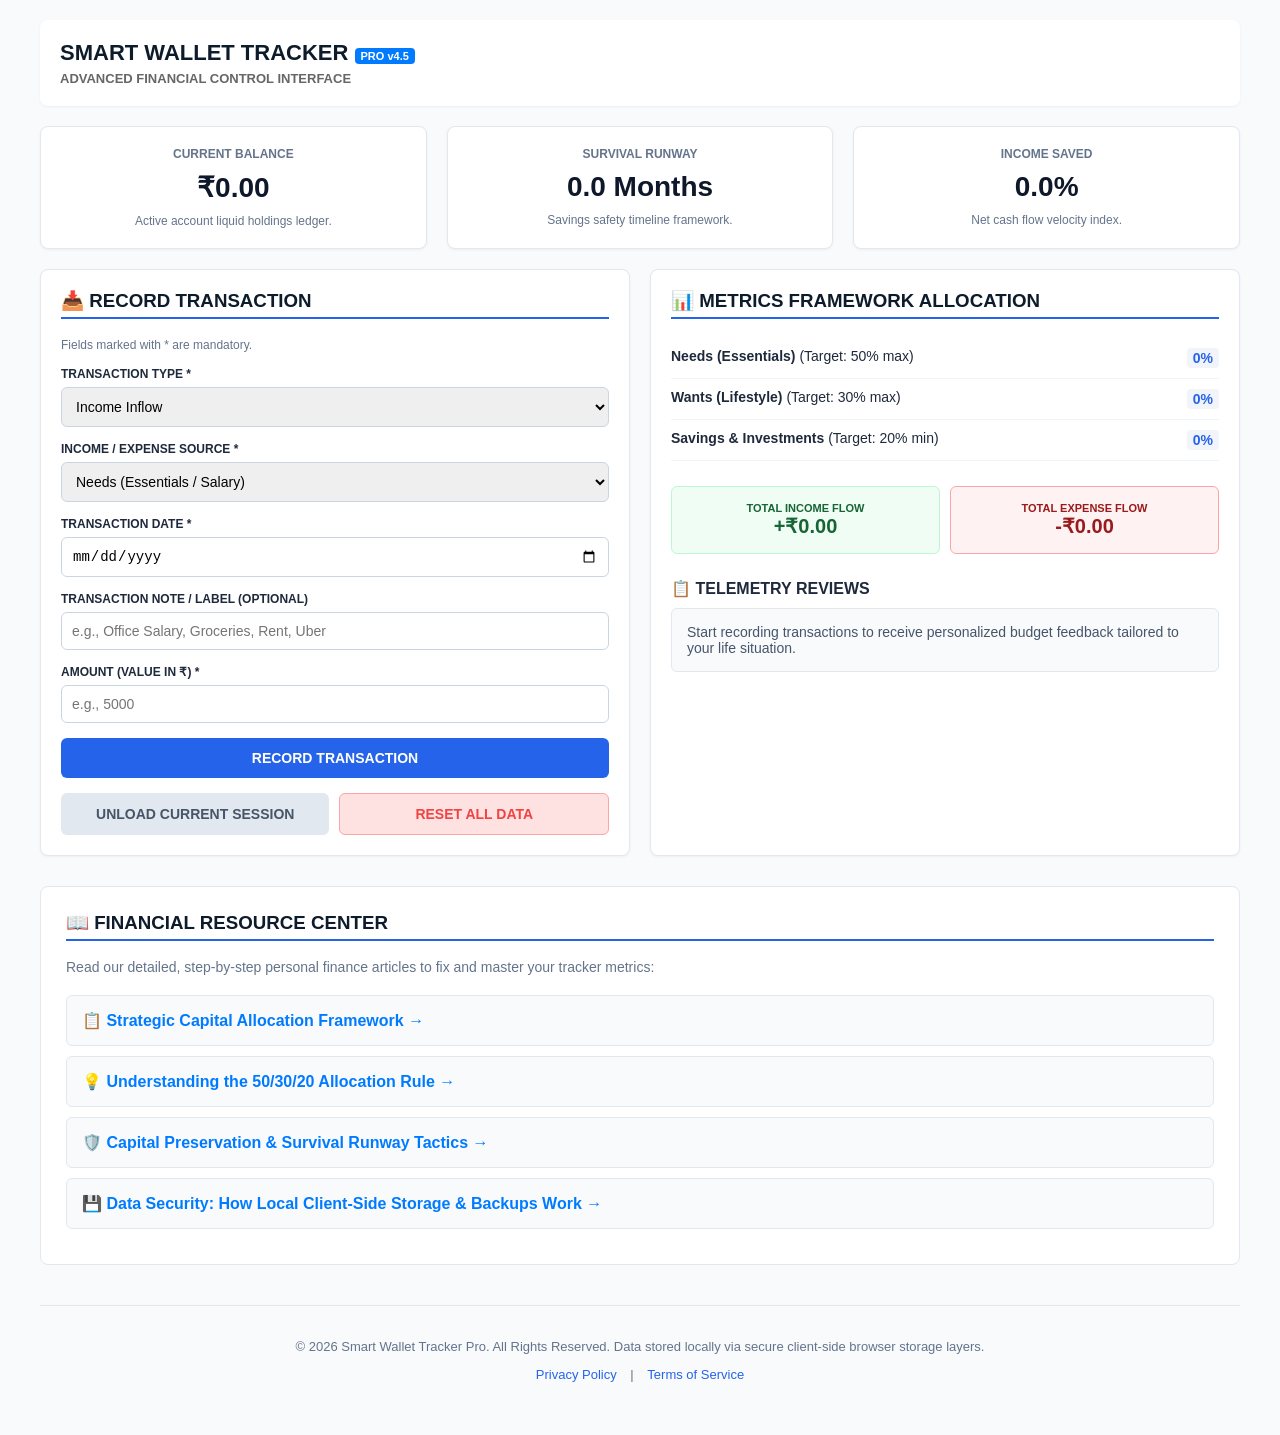
<file: index.html>
<!DOCTYPE html>
<html lang="en">
<head>
    <meta charset="UTF-8">
    <meta name="viewport" content="width=device-width, initial-scale=1.0">
    <title>Smart Wallet Tracker Pro - Advanced Financial Control Interface</title>
    
    <!-- Google AdSense Verification Engine -->
    <script async src="https://googlesyndication.com" crossorigin="anonymous"></script>

    <style>
        body { font-family: -apple-system, BlinkMacSystemFont, "Segoe UI", Roboto, sans-serif; background-color: #f8fafc; margin: 0; padding: 20px; color: #1e293b; }
        .container { max-width: 1200px; margin: 0 auto; }
        header { background: #ffffff; padding: 20px; border-radius: 8px; box-shadow: 0 1px 3px rgba(0,0,0,0.05); margin-bottom: 20px; display: flex; justify-content: space-between; align-items: center; }
        h1 { margin: 0; color: #0d1b2a; font-size: 22px; font-weight: 800; }
        .badge { font-size: 11px; background: #007bff; color: white; padding: 2px 6px; border-radius: 4px; font-weight: bold; }
        .subtitle { margin: 5px 0 0 0; color: #666; font-size: 13px; font-weight: bold; }
        .grid { display: grid; grid-template-columns: repeat(auto-fit, minmax(300px, 1fr)); gap: 20px; margin-bottom: 20px; }
        .card { background: #ffffff; padding: 20px; border-radius: 8px; border: 1px solid #e2e8f0; box-shadow: 0 1px 3px rgba(0,0,0,0.05); }
        .card-title { font-size: 12px; color: #64748b; font-weight: bold; text-transform: uppercase; margin-bottom: 8px; text-align: center; }
        .card-value { font-size: 28px; font-weight: 700; color: #0f172a; text-align: center; margin: 10px 0; }
        .card-desc { font-size: 12px; color: #64748b; text-align: center; }
        label { display: block; font-weight: bold; font-size: 12px; margin-bottom: 6px; text-transform: uppercase; }
        .form-group { margin-bottom: 15px; }
        select, input { width: 100%; padding: 10px; border: 1px solid #cbd5e1; border-radius: 6px; box-sizing: border-box; font-size: 14px; }
        .btn { width: 100%; background: #2563eb; color: white; padding: 12px; border: none; border-radius: 6px; font-weight: bold; font-size: 14px; cursor: pointer; text-transform: uppercase; }
        .btn-danger { background: #fee2e2; color: #ef4444; border: 1px solid #fca5a5; }
        .btn-secondary { background: #e2e8f0; color: #475569; }
        .flex-buttons { display: flex; gap: 10px; margin-top: 15px; }
        .alert-box { background: #f0fdf4; border: 1px solid #bbf7d0; color: #166534; padding: 15px; border-radius: 6px; font-size: 14px; margin-bottom: 15px; }
        .allocation-row { display: flex; justify-content: space-between; padding: 10px 0; border-bottom: 1px solid #f1f5f9; font-size: 14px; }
        .allocation-pct { background: #f1f5f9; padding: 2px 6px; border-radius: 4px; font-weight: bold; color: #2563eb; }
        .resource-box { background: #ffffff; padding: 25px; border-radius: 8px; border: 1px solid #e2e8f0; margin-top: 30px; }
        .resource-link { display: block; padding: 15px; background: #f8fafc; border: 1px solid #e2e8f0; border-radius: 6px; color: #007bff; text-decoration: none; font-weight: bold; margin-bottom: 10px; }
        .resource-link:hover { background: #f1f5f9; }
        footer { margin-top: 40px; padding: 20px 0; text-align: center; font-size: 13px; color: #64748b; border-top: 1px solid #e2e8f0; }
        footer a { color: #2563eb; text-decoration: none; margin: 0 10px; }
    </style>
</head>
<body>
    <div class="container">
        <header>
            <div>
                <h1>SMART WALLET TRACKER <span class="badge">PRO v4.5</span></h1>
                <div class="subtitle">ADVANCED FINANCIAL CONTROL INTERFACE</div>
            </div>
        </header>

        <!-- Metrics Display Grid -->
        <div class="grid">
            <div class="card">
                <div class="card-title">CURRENT BALANCE</div>
                <div class="card-value" id="val-balance">₹0.00</div>
                <div class="card-desc">Active account liquid holdings ledger.</div>
            </div>
            <div class="card">
                <div class="card-title">SURVIVAL RUNWAY</div>
                <div class="card-value" id="val-runway">0.0 Months</div>
                <div class="card-desc">Savings safety timeline framework.</div>
            </div>
            <div class="card">
                <div class="card-title">INCOME SAVED</div>
                <div class="card-value" id="val-saved">0.0%</div>
                <div class="card-desc">Net cash flow velocity index.</div>
            </div>
        </div>

        <!-- Inputs and Split Management Framework View -->
        <div class="grid">
            <div class="card">
                <h3 style="margin-top:0; border-bottom:2px solid #2563eb; padding-bottom:5px; color:#0d1b2a;">📥 RECORD TRANSACTION</h3>
                <p style="font-size:12px; color:#64748b; margin-bottom:15px;">Fields marked with * are mandatory.</p>
                
                <div class="form-group">
                    <label>Transaction Type *</label>
                    <select id="tx-type">
                        <option value="inflow">Income Inflow</option>
                        <option value="outflow">Expense Outflow</option>
                    </select>
                </div>
                <div class="form-group">
                    <label>Income / Expense Source *</label>
                    <select id="tx-category">
                        <option value="needs">Needs (Essentials / Salary)</option>
                        <option value="wants">Wants (Lifestyle Spending)</option>
                        <option value="savings">Savings & Investments</option>
                    </select>
                </div>
                <div class="form-group">
                    <label>Transaction Date *</label>
                    <input type="date" id="tx-date">
                </div>
                <div class="form-group">
                    <label>Transaction Note / Label (Optional)</label>
                    <input type="text" id="tx-note" placeholder="e.g., Office Salary, Groceries, Rent, Uber">
                </div>
                <div class="form-group">
                    <label>Amount (Value in ₹) *</label>
                    <input type="number" id="tx-amount" placeholder="e.g., 5000">
                </div>
                
                <button class="btn" onclick="addTransaction()">Record Transaction</button>
                
                <div class="flex-buttons">
                    <button class="btn btn-secondary" onclick="unloadSession()">Unload Current Session</button>
                    <button class="btn btn-danger" onclick="resetAllData()">Reset All Data</button>
                </div>
            </div>

            <div class="card">
                <h3 style="margin-top:0; border-bottom:2px solid #2563eb; padding-bottom:5px; color:#0d1b2a;">📊 METRICS FRAMEWORK ALLOCATION</h3>
                
                <div class="allocation-row">
                    <span><strong>Needs (Essentials)</strong> (Target: 50% max)</span>
                    <span class="allocation-pct" id="pct-needs">0%</span>
                </div>
                <div class="allocation-row">
                    <span><strong>Wants (Lifestyle)</strong> (Target: 30% max)</span>
                    <span class="allocation-pct" id="pct-wants">0%</span>
                </div>
                <div class="allocation-row">
                    <span><strong>Savings & Investments</strong> (Target: 20% min)</span>
                    <span class="allocation-pct" id="pct-savings">0%</span>
                </div>

                <div style="display:grid; grid-template-columns: 1fr 1fr; gap:10px; margin-top:25px;">
                    <div style="background:#f0fdf4; border:1px solid #bbf7d0; padding:15px; border-radius:6px; text-align:center;">
                        <div style="font-size:11px; color:#166534; font-weight:bold;">TOTAL INCOME FLOW</div>
                        <div style="font-size:20px; font-weight:bold; color:#166534;" id="flow-income">+₹0.00</div>
                    </div>
                    <div style="background:#fef2f2; border:1px solid #fca5a5; padding:15px; border-radius:6px; text-align:center;">
                        <div style="font-size:11px; color:#991b1b; font-weight:bold;">TOTAL EXPENSE FLOW</div>
                        <div style="font-size:20px; font-weight:bold; color:#991b1b;" id="flow-expense">-₹0.00</div>
                    </div>
                </div>

                <h4 style="margin-top:25px; margin-bottom:10px;">📋 TELEMETRY REVIEWS</h4>
                <div class="alert-box" id="telemetry-box" style="background:#f8fafc; border:1px solid #e2e8f0; color:#475569;">
                    Start recording transactions to receive personalized budget feedback tailored to your life situation.
                </div>
            </div>
        </div>

        <!-- FIXED MULTI-PAGE AD CRAWLER INDEX AREA -->
        <div class="resource-box">
            <h3 style="margin-top: 0; color: #0d1b2a; border-bottom:2px solid #2563eb; padding-bottom:5px;">📖 FINANCIAL RESOURCE CENTER</h3>
            <p style="color: #64748b; font-size: 14px; margin-bottom: 20px;">Read our detailed, step-by-step personal finance articles to fix and master your tracker metrics:</p>
            
            <a href="strategic-allocation.html" class="resource-link">📋 Strategic Capital Allocation Framework →</a>
            <a href="understanding-50-30-20.html" class="resource-link">💡 Understanding the 50/30/20 Allocation Rule →</a>
            <a href="runway-tactics.html" class="resource-link">🛡️ Capital Preservation &amp; Survival Runway Tactics →</a>
            <a href="data-security-backup.html" class="resource-link">💾 Data Security: How Local Client-Side Storage &amp; Backups Work →</a>
        </div>

        <footer>
            <p>© 2026 Smart Wallet Tracker Pro. All Rights Reserved. Data stored locally via secure client-side browser storage layers.</p>
            <p><a href="privacy.html">Privacy Policy</a> | <a href="terms.html">Terms of Service</a></p>
        </footer>
    </div>
    <script>
        let state = JSON.parse(localStorage.getItem('wallet_state')) || { income: 0, expense: 0, needs: 0, wants: 0, savings: 0 };

        function updateUI() {
            document.getElementById('val-balance').innerText = '₹' + (state.income - state.expense).toFixed(2);
            document.getElementById('flow-income').innerText = '+₹' + state.income.toFixed(2);
            document.getElementById('flow-expense').innerText = '-₹' + state.expense.toFixed(2);
            
            let totalAlloc = state.needs + state.wants + state.savings;
            if (totalAlloc > 0) {
                document.getElementById('pct-needs').innerText = ((state.needs / totalAlloc) * 100).toFixed(0) + '%';
                document.getElementById('pct-wants').innerText = ((state.wants / totalAlloc) * 100).toFixed(0) + '%';
                document.getElementById('pct-savings').innerText = ((state.savings / totalAlloc) * 100).toFixed(0) + '%';
            }

            let monthlyExpense = state.expense || 1;
            let runway = ((state.income - state.expense) / monthlyExpense) * 12;
            document.getElementById('val-runway').innerText = (runway > 0 ? runway.toFixed(1) : '0.0') + ' Months';
            
            let savedPct = state.income > 0 ? ((state.income - state.expense) / state.income) * 100 : 0;
            document.getElementById('val-saved').innerText = (savedPct > 0 ? savedPct.toFixed(1) : '0.0') + '%';

            if(state.income > 0) {
                document.getElementById('telemetry-box').className = 'alert-box';
                document.getElementById('telemetry-box').style.background = '#f0fdf4';
                document.getElementById('telemetry-box').innerText = 'Active milestone targets are operational. Keep monitoring allocations.';
            }
        }

        function addTransaction() {
            let type = document.getElementById('tx-type').value;
            let cat = document.getElementById('tx-category').value;
            let amt = parseFloat(document.getElementById('tx-amount').value) || 0;

            if (amt <= 0) return alert('Enter a valid amount');

            if (type === 'inflow') {
                state.income += amt;
            } else {
                state.expense += amt;
                if (cat === 'needs') state.needs += amt;
                if (cat === 'wants') state.wants += amt;
                if (cat === 'savings') state.savings += amt;
            }

            localStorage.setItem('wallet_state', JSON.stringify(state));
            updateUI();
            document.getElementById('tx-amount').value = '';
            document.getElementById('tx-note').value = '';
        }

        function unloadSession() {
            alert('Session metrics unloaded safely to device container memory.');
        }

        function resetAllData() {
            if(confirm('Are you sure you want to permanently clear local storage database logs?')) {
                localStorage.clear();
                state = { income: 0, expense: 0, needs: 0, wants: 0, savings: 0 };
                updateUI();
            }
        }

        window.onload = updateUI;
    </script>
</body>
</html>
</file>
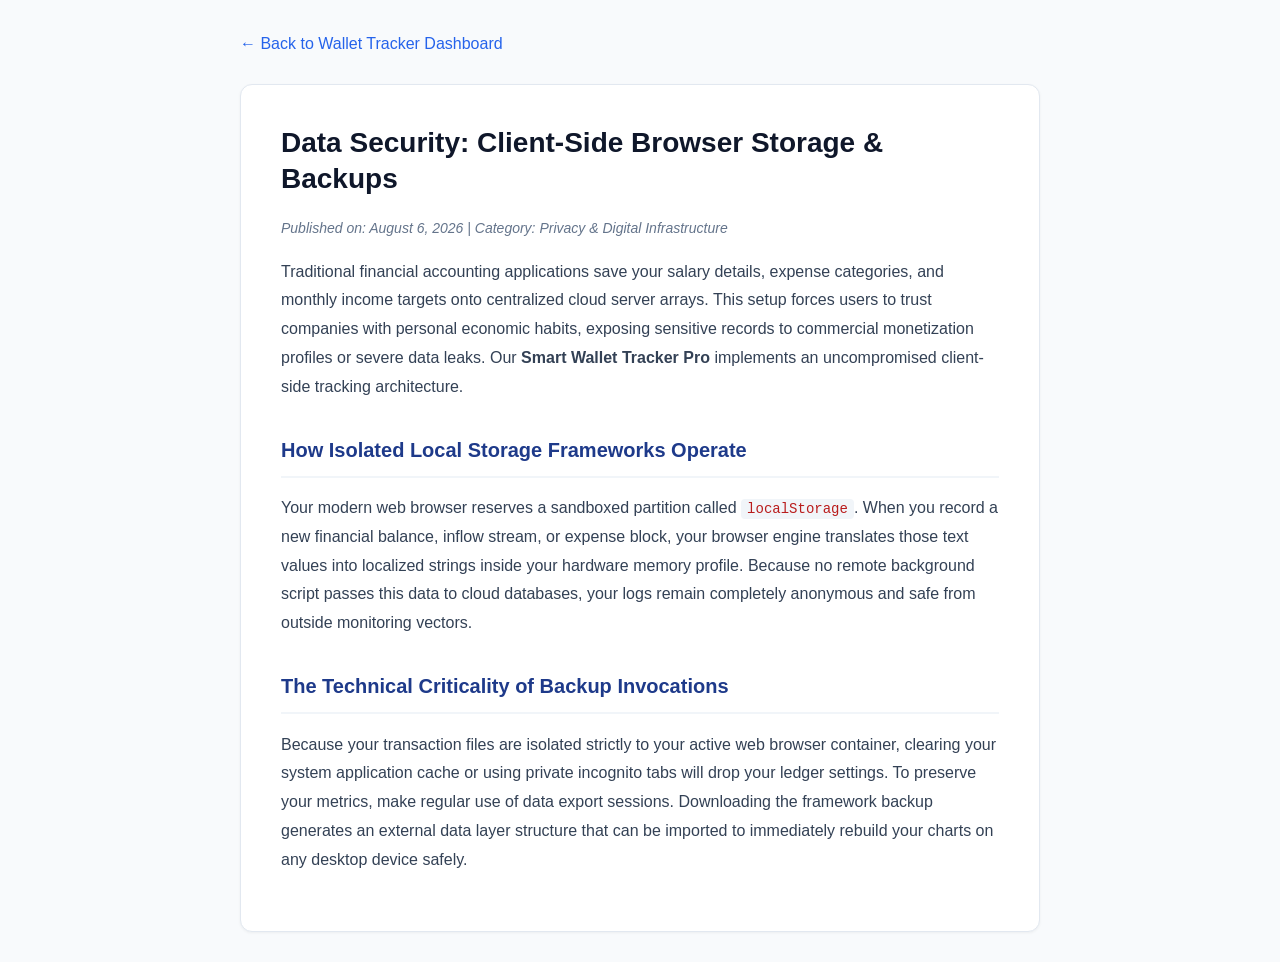
<file: data-security-backup.html>
<!DOCTYPE html>
<html lang="en">
<head>
    <meta charset="UTF-8">
    <meta name="viewport" content="width=device-width, initial-scale=1.0">
    <title>Data Security: Client-Side Browser Storage & Backups Explained</title>
    
    <!-- Google AdSense Verification Engine -->
    <script async src="https://googlesyndication.com" crossorigin="anonymous"></script>

    <style>
        body { font-family: -apple-system, BlinkMacSystemFont, "Segoe UI", Roboto, sans-serif; line-height: 1.8; padding: 30px; max-width: 800px; margin: 0 auto; color: #1e293b; background-color: #f8fafc; }
        nav { margin-bottom: 25px; font-weight: 500; }
        nav a { color: #2563eb; text-decoration: none; }
        nav a:hover { text-decoration: underline; }
        main { background: #ffffff; padding: 40px; border-radius: 12px; border: 1px solid #e2e8f0; box-shadow: 0 1px 3px rgba(0,0,0,0.05); }
        h1 { color: #0f172a; margin-top: 0; font-size: 28px; line-height: 1.3; }
        h2 { color: #1e3a8a; margin-top: 30px; font-size: 20px; border-bottom: 2px solid #f1f5f9; padding-bottom: 8px; }
        p { margin: 16px 0; font-size: 16px; color: #334155; }
        code { background: #f1f5f9; color: #b91c1c; padding: 2px 6px; border-radius: 4px; font-family: monospace; font-size: 14px; }
    </style>
</head>
<body>
    <nav><a href="index.html">← Back to Wallet Tracker Dashboard</a></nav>
    <main>
        <h1>Data Security: Client-Side Browser Storage &amp; Backups</h1>
        <p style="font-size: 14px; color: #64748b; font-style: italic;">Published on: August 6, 2026 | Category: Privacy & Digital Infrastructure</p>
        
        <p>Traditional financial accounting applications save your salary details, expense categories, and monthly income targets onto centralized cloud server arrays. This setup forces users to trust companies with personal economic habits, exposing sensitive records to commercial monetization profiles or severe data leaks. Our <strong>Smart Wallet Tracker Pro</strong> implements an uncompromised client-side tracking architecture.</p>
        
        <h2>How Isolated Local Storage Frameworks Operate</h2>
        <p>Your modern web browser reserves a sandboxed partition called <code>localStorage</code>. When you record a new financial balance, inflow stream, or expense block, your browser engine translates those text values into localized strings inside your hardware memory profile. Because no remote background script passes this data to cloud databases, your logs remain completely anonymous and safe from outside monitoring vectors.</p>
        
        <h2>The Technical Criticality of Backup Invocations</h2>
        <p>Because your transaction files are isolated strictly to your active web browser container, clearing your system application cache or using private incognito tabs will drop your ledger settings. To preserve your metrics, make regular use of data export sessions. Downloading the framework backup generates an external data layer structure that can be imported to immediately rebuild your charts on any desktop device safely.</p>
    </main>
</body>
</html>
</file>
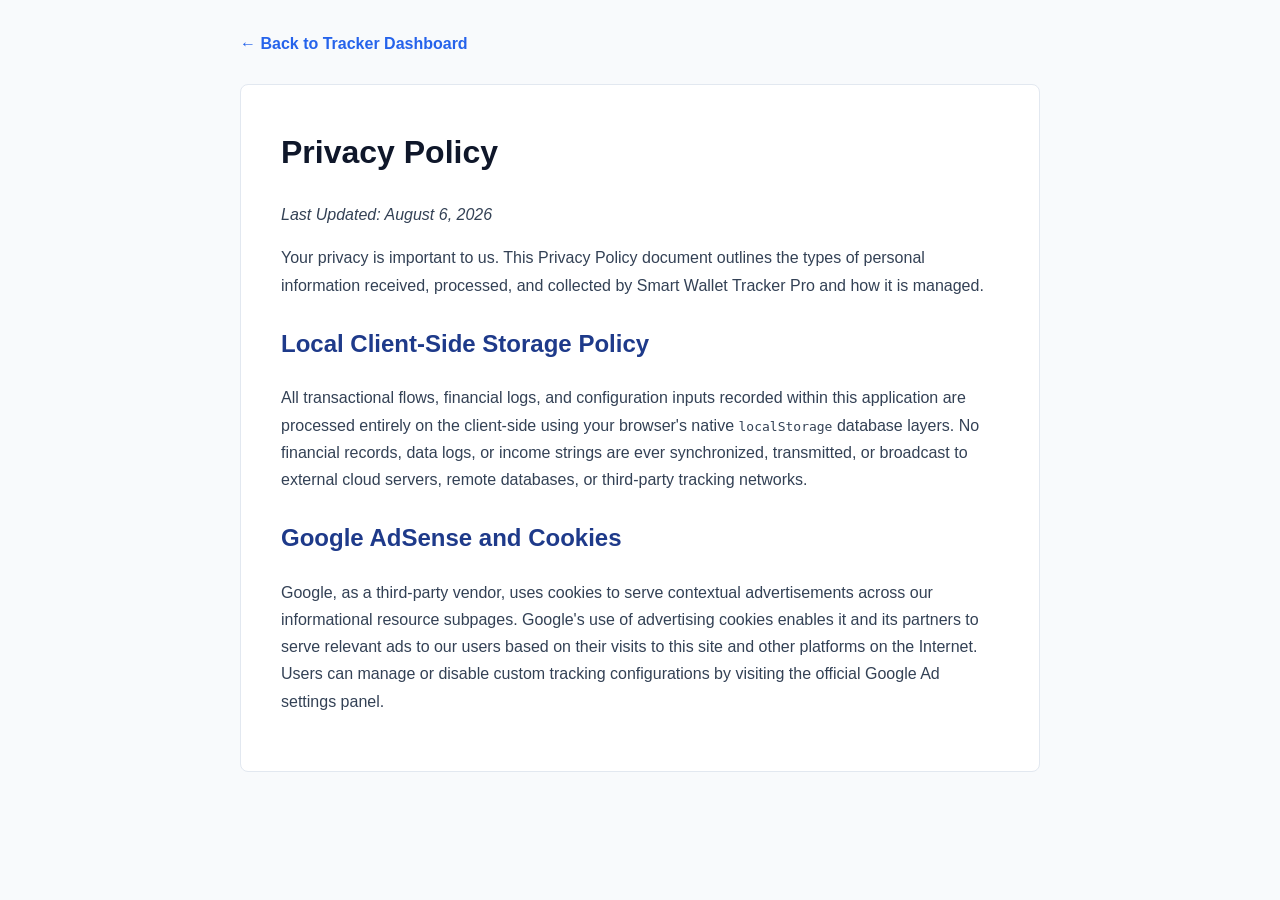
<file: privacy.html>
<!DOCTYPE html>
<html lang="en">
<head>
    <meta charset="UTF-8">
    <meta name="viewport" content="width=device-width, initial-scale=1.0">
    <title>Privacy Policy - Smart Wallet Tracker Pro</title>
    
    <!-- Google AdSense Verification Engine -->
    <script async src="https://googlesyndication.com" crossorigin="anonymous"></script>

    <style>
        body { font-family: -apple-system, BlinkMacSystemFont, "Segoe UI", Roboto, sans-serif; line-height: 1.7; padding: 30px; max-width: 800px; margin: 0 auto; color: #334155; background-color: #f8fafc; }
        main { background: #ffffff; padding: 40px; border-radius: 8px; border: 1px solid #e2e8f0; }
        h1 { color: #0f172a; margin-top: 0; }
        h2 { color: #1e3a8a; margin-top: 25px; }
        p { margin: 16px 0; }
        a { color: #2563eb; text-decoration: none; font-weight: bold; }
    </style>
</head>
<body>
    <nav><a href="index.html">← Back to Tracker Dashboard</a></nav>
    <br>
    <main>
        <h1>Privacy Policy</h1>
        <p><em>Last Updated: August 6, 2026</em></p>
        <p>Your privacy is important to us. This Privacy Policy document outlines the types of personal information received, processed, and collected by Smart Wallet Tracker Pro and how it is managed.</p>
        
        <h2>Local Client-Side Storage Policy</h2>
        <p>All transactional flows, financial logs, and configuration inputs recorded within this application are processed entirely on the client-side using your browser's native <code>localStorage</code> database layers. No financial records, data logs, or income strings are ever synchronized, transmitted, or broadcast to external cloud servers, remote databases, or third-party tracking networks.</p>
        
        <h2>Google AdSense and Cookies</h2>
        <p>Google, as a third-party vendor, uses cookies to serve contextual advertisements across our informational resource subpages. Google's use of advertising cookies enables it and its partners to serve relevant ads to our users based on their visits to this site and other platforms on the Internet. Users can manage or disable custom tracking configurations by visiting the official Google Ad settings panel.</p>
    </main>
</body>
</html>
</file>
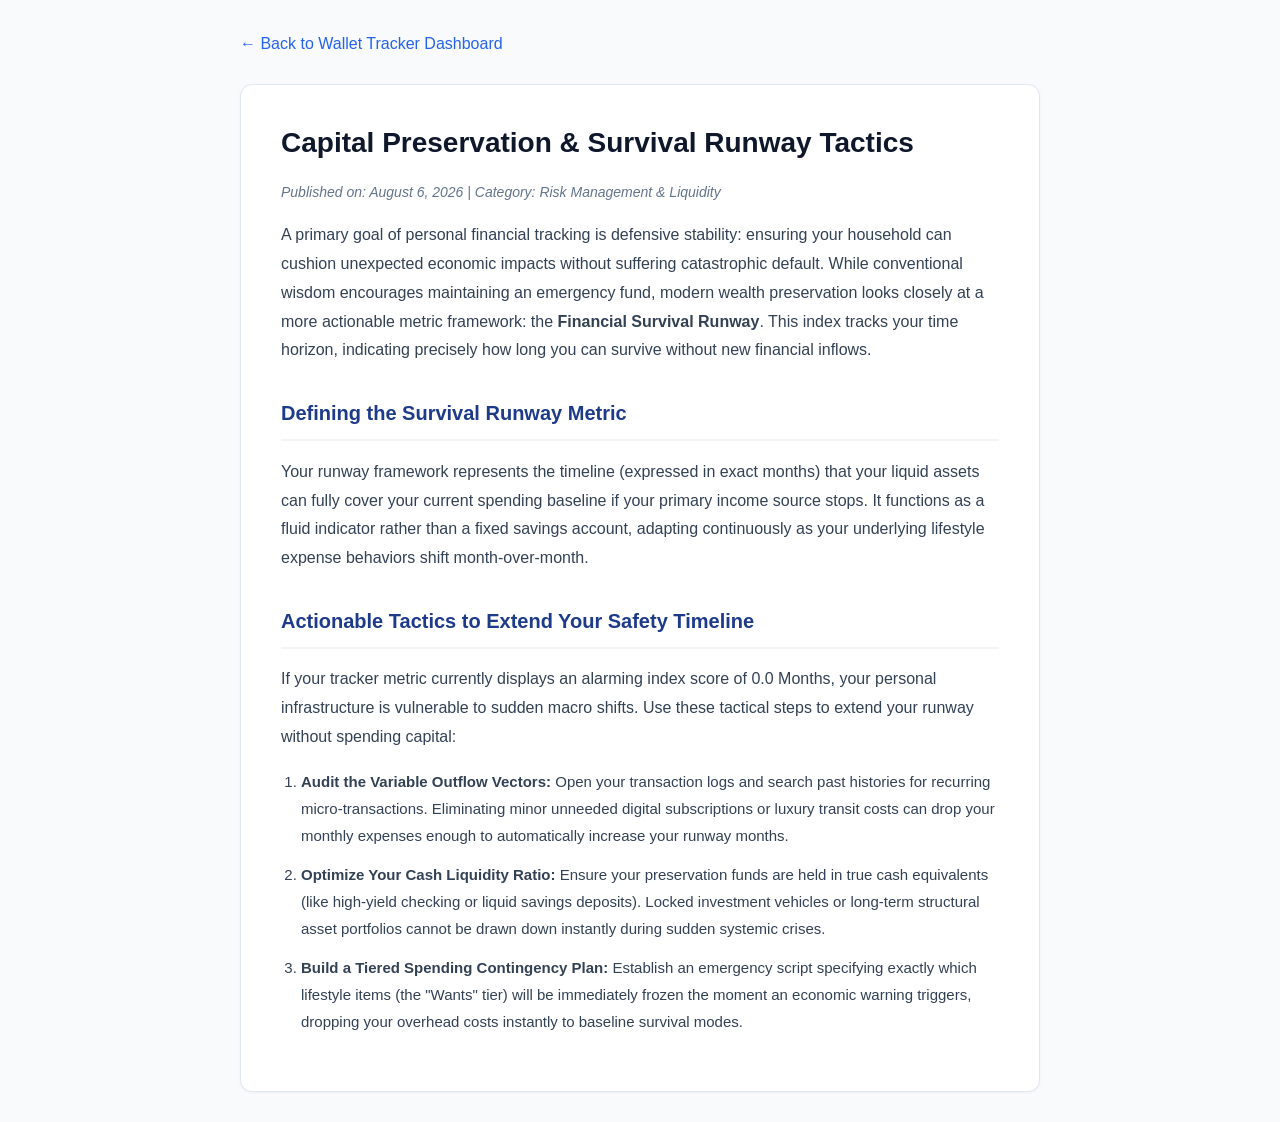
<file: runway-tactics.html>
<!DOCTYPE html>
<html lang="en">
<head>
    <meta charset="UTF-8">
    <meta name="viewport" content="width=device-width, initial-scale=1.0">
    <title>Capital Preservation & Survival Runway Tactics - Smart Wallet Tracker</title>
    
    <!-- Google AdSense Verification Engine -->
    <script async src="https://googlesyndication.com" crossorigin="anonymous"></script>

    <style>
        body { font-family: -apple-system, BlinkMacSystemFont, "Segoe UI", Roboto, sans-serif; line-height: 1.8; padding: 30px; max-width: 800px; margin: 0 auto; color: #1e293b; background-color: #f8fafc; }
        nav { margin-bottom: 25px; font-weight: 500; }
        nav a { color: #2563eb; text-decoration: none; }
        nav a:hover { text-decoration: underline; }
        main { background: #ffffff; padding: 40px; border-radius: 12px; border: 1px solid #e2e8f0; box-shadow: 0 1px 3px rgba(0,0,0,0.05); }
        h1 { color: #0f172a; margin-top: 0; font-size: 28px; line-height: 1.3; }
        h2 { color: #1e3a8a; margin-top: 30px; font-size: 20px; border-bottom: 2px solid #f1f5f9; padding-bottom: 8px; }
        p { margin: 16px 0; font-size: 16px; color: #334155; }
        ol { padding-left: 20px; margin: 16px 0; }
        li { margin-bottom: 12px; font-size: 15px; color: #334155; }
    </style>
</head>
<body>
    <nav><a href="index.html">← Back to Wallet Tracker Dashboard</a></nav>
    <main>
        <h1>Capital Preservation &amp; Survival Runway Tactics</h1>
        <p style="font-size: 14px; color: #64748b; font-style: italic;">Published on: August 6, 2026 | Category: Risk Management & Liquidity</p>
        
        <p>A primary goal of personal financial tracking is defensive stability: ensuring your household can cushion unexpected economic impacts without suffering catastrophic default. While conventional wisdom encourages maintaining an emergency fund, modern wealth preservation looks closely at a more actionable metric framework: the <strong>Financial Survival Runway</strong>. This index tracks your time horizon, indicating precisely how long you can survive without new financial inflows.</p>
        
        <h2>Defining the Survival Runway Metric</h2>
        <p>Your runway framework represents the timeline (expressed in exact months) that your liquid assets can fully cover your current spending baseline if your primary income source stops. It functions as a fluid indicator rather than a fixed savings account, adapting continuously as your underlying lifestyle expense behaviors shift month-over-month.</p>
        
        <h2>Actionable Tactics to Extend Your Safety Timeline</h2>
        <p>If your tracker metric currently displays an alarming index score of 0.0 Months, your personal infrastructure is vulnerable to sudden macro shifts. Use these tactical steps to extend your runway without spending capital:</p>
        <ol>
            <li><strong>Audit the Variable Outflow Vectors:</strong> Open your transaction logs and search past histories for recurring micro-transactions. Eliminating minor unneeded digital subscriptions or luxury transit costs can drop your monthly expenses enough to automatically increase your runway months.</li>
            <li><strong>Optimize Your Cash Liquidity Ratio:</strong> Ensure your preservation funds are held in true cash equivalents (like high-yield checking or liquid savings deposits). Locked investment vehicles or long-term structural asset portfolios cannot be drawn down instantly during sudden systemic crises.</li>
            <li><strong>Build a Tiered Spending Contingency Plan:</strong> Establish an emergency script specifying exactly which lifestyle items (the "Wants" tier) will be immediately frozen the moment an economic warning triggers, dropping your overhead costs instantly to baseline survival modes.</li>
        </ol>
    </main>
</body>
</html>
</file>
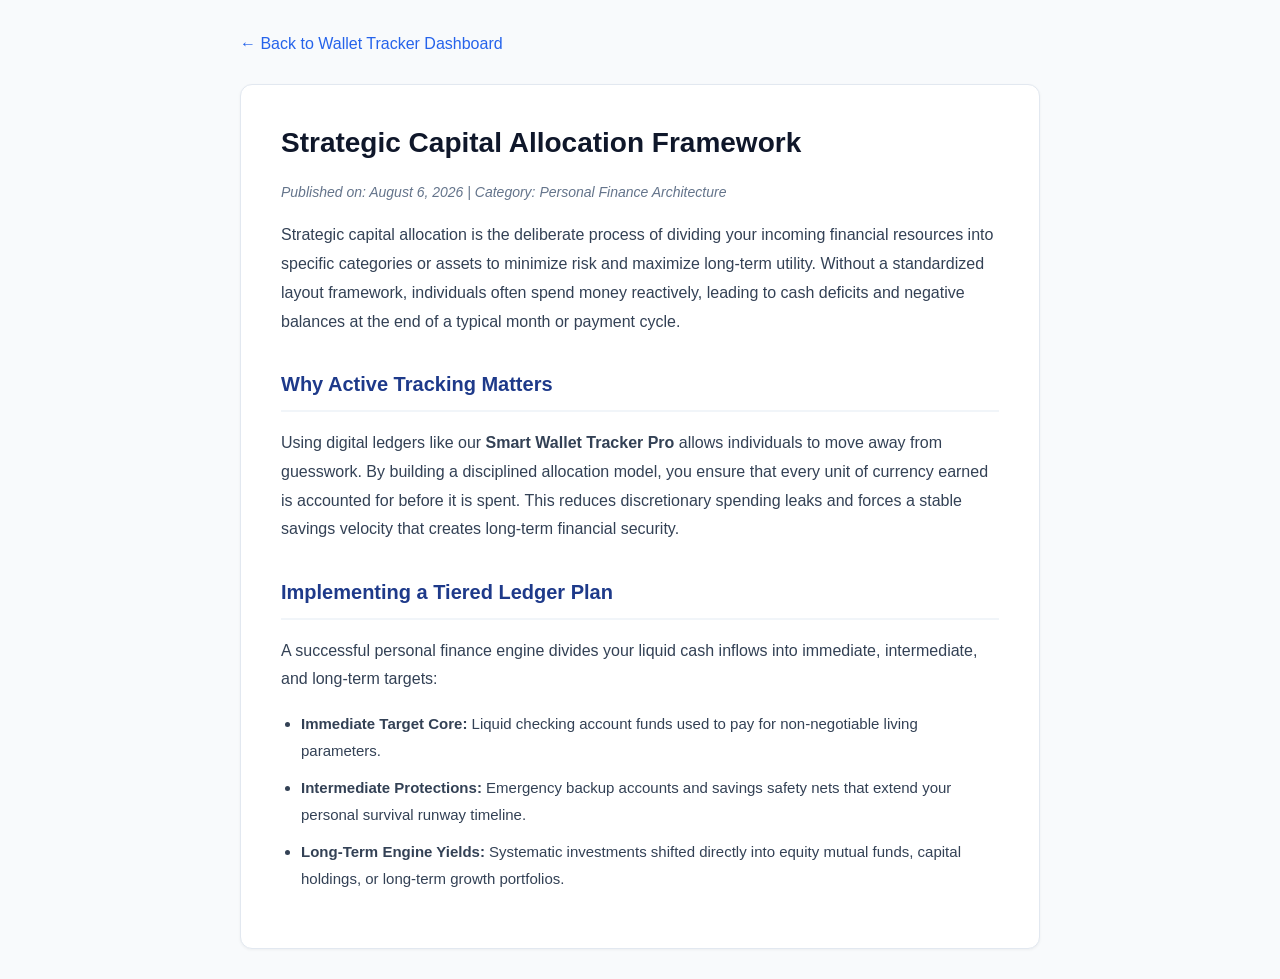
<file: strategic-allocation.html>
<!DOCTYPE html>
<html lang="en">
<head>
    <meta charset="UTF-8">
    <meta name="viewport" content="width=device-width, initial-scale=1.0">
    <title>Strategic Capital Allocation Framework - Smart Wallet Tracker</title>
    
    <!-- Google AdSense Verification Engine -->
    <script async src="https://googlesyndication.com" crossorigin="anonymous"></script>

    <style>
        body { font-family: -apple-system, BlinkMacSystemFont, "Segoe UI", Roboto, sans-serif; line-height: 1.8; padding: 30px; max-width: 800px; margin: 0 auto; color: #1e293b; background-color: #f8fafc; }
        nav { margin-bottom: 25px; font-weight: 500; }
        nav a { color: #2563eb; text-decoration: none; }
        nav a:hover { text-decoration: underline; }
        main { background: #ffffff; padding: 40px; border-radius: 12px; border: 1px solid #e2e8f0; box-shadow: 0 1px 3px rgba(0,0,0,0.05); }
        h1 { color: #0f172a; margin-top: 0; font-size: 28px; line-height: 1.3; }
        h2 { color: #1e3a8a; margin-top: 30px; font-size: 20px; border-bottom: 2px solid #f1f5f9; padding-bottom: 8px; }
        p { margin: 16px 0; font-size: 16px; color: #334155; }
        ul { padding-left: 20px; margin: 16px 0; }
        li { margin-bottom: 10px; font-size: 15px; color: #334155; }
    </style>
</head>
<body>
    <nav><a href="index.html">← Back to Wallet Tracker Dashboard</a></nav>
    <main>
        <h1>Strategic Capital Allocation Framework</h1>
        <p style="font-size: 14px; color: #64748b; font-style: italic;">Published on: August 6, 2026 | Category: Personal Finance Architecture</p>
        
        <p>Strategic capital allocation is the deliberate process of dividing your incoming financial resources into specific categories or assets to minimize risk and maximize long-term utility. Without a standardized layout framework, individuals often spend money reactively, leading to cash deficits and negative balances at the end of a typical month or payment cycle.</p>
        
        <h2>Why Active Tracking Matters</h2>
        <p>Using digital ledgers like our <strong>Smart Wallet Tracker Pro</strong> allows individuals to move away from guesswork. By building a disciplined allocation model, you ensure that every unit of currency earned is accounted for before it is spent. This reduces discretionary spending leaks and forces a stable savings velocity that creates long-term financial security.</p>
        
        <h2>Implementing a Tiered Ledger Plan</h2>
        <p>A successful personal finance engine divides your liquid cash inflows into immediate, intermediate, and long-term targets:</p>
        <ul>
            <li><strong>Immediate Target Core:</strong> Liquid checking account funds used to pay for non-negotiable living parameters.</li>
            <li><strong>Intermediate Protections:</strong> Emergency backup accounts and savings safety nets that extend your personal survival runway timeline.</li>
            <li><strong>Long-Term Engine Yields:</strong> Systematic investments shifted directly into equity mutual funds, capital holdings, or long-term growth portfolios.</li>
        </ul>
    </main>
</body>
</html>
</file>
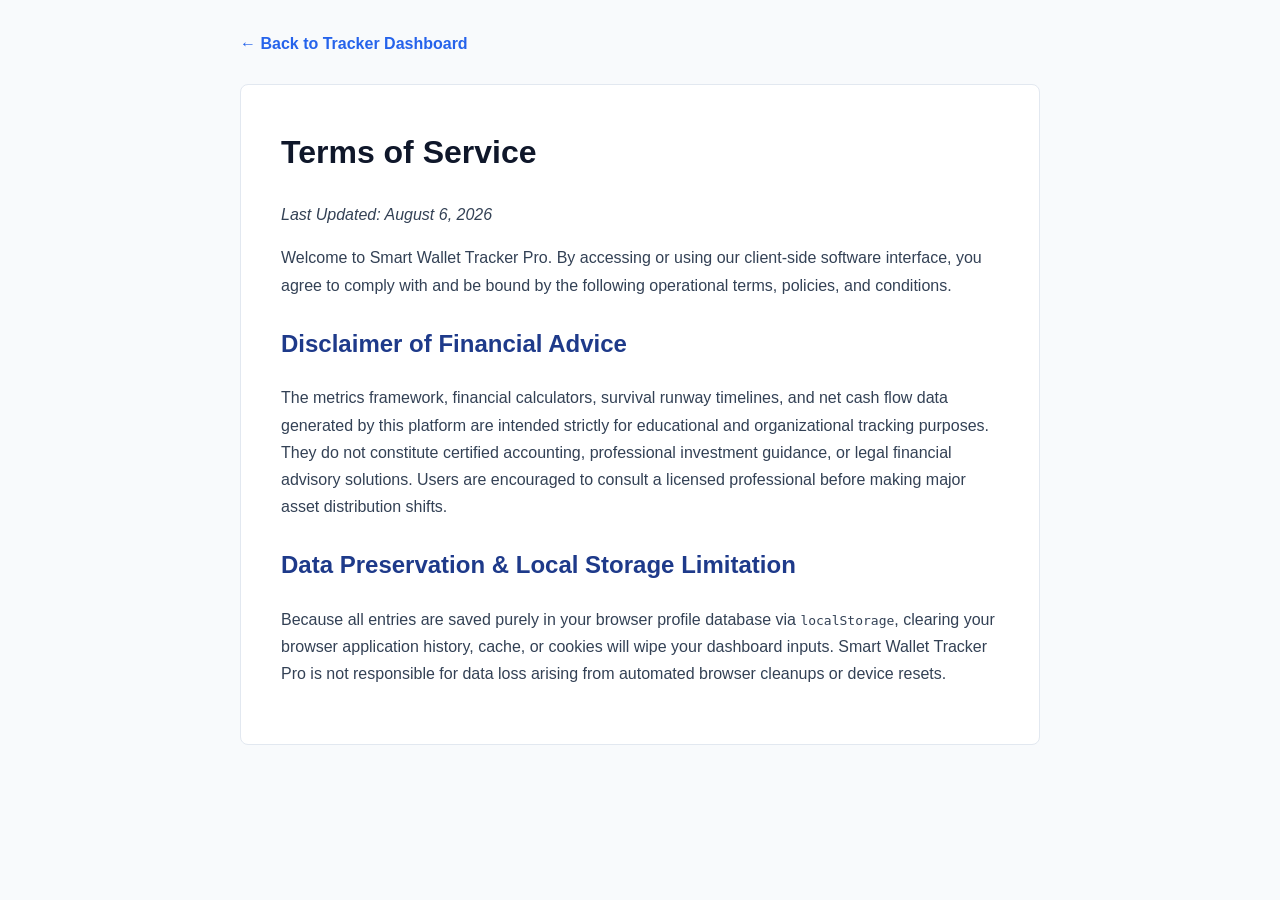
<file: terms.html>
<!DOCTYPE html>
<html lang="en">
<head>
    <meta charset="UTF-8">
    <meta name="viewport" content="width=device-width, initial-scale=1.0">
    <title>Terms of Service - Smart Wallet Tracker Pro</title>
    
    <!-- Google AdSense Verification Engine -->
    <script async src="https://googlesyndication.com" crossorigin="anonymous"></script>

    <style>
        body { font-family: -apple-system, BlinkMacSystemFont, "Segoe UI", Roboto, sans-serif; line-height: 1.7; padding: 30px; max-width: 800px; margin: 0 auto; color: #334155; background-color: #f8fafc; }
        main { background: #ffffff; padding: 40px; border-radius: 8px; border: 1px solid #e2e8f0; }
        h1 { color: #0f172a; margin-top: 0; }
        h2 { color: #1e3a8a; margin-top: 25px; }
        p { margin: 16px 0; }
        a { color: #2563eb; text-decoration: none; font-weight: bold; }
    </style>
</head>
<body>
    <nav><a href="index.html">← Back to Tracker Dashboard</a></nav>
    <br>
    <main>
        <h1>Terms of Service</h1>
        <p><em>Last Updated: August 6, 2026</em></p>
        <p>Welcome to Smart Wallet Tracker Pro. By accessing or using our client-side software interface, you agree to comply with and be bound by the following operational terms, policies, and conditions.</p>
        
        <h2>Disclaimer of Financial Advice</h2>
        <p>The metrics framework, financial calculators, survival runway timelines, and net cash flow data generated by this platform are intended strictly for educational and organizational tracking purposes. They do not constitute certified accounting, professional investment guidance, or legal financial advisory solutions. Users are encouraged to consult a licensed professional before making major asset distribution shifts.</p>
        
        <h2>Data Preservation & Local Storage Limitation</h2>
        <p>Because all entries are saved purely in your browser profile database via <code>localStorage</code>, clearing your browser application history, cache, or cookies will wipe your dashboard inputs. Smart Wallet Tracker Pro is not responsible for data loss arising from automated browser cleanups or device resets.</p>
    </main>
</body>
</html>
</file>
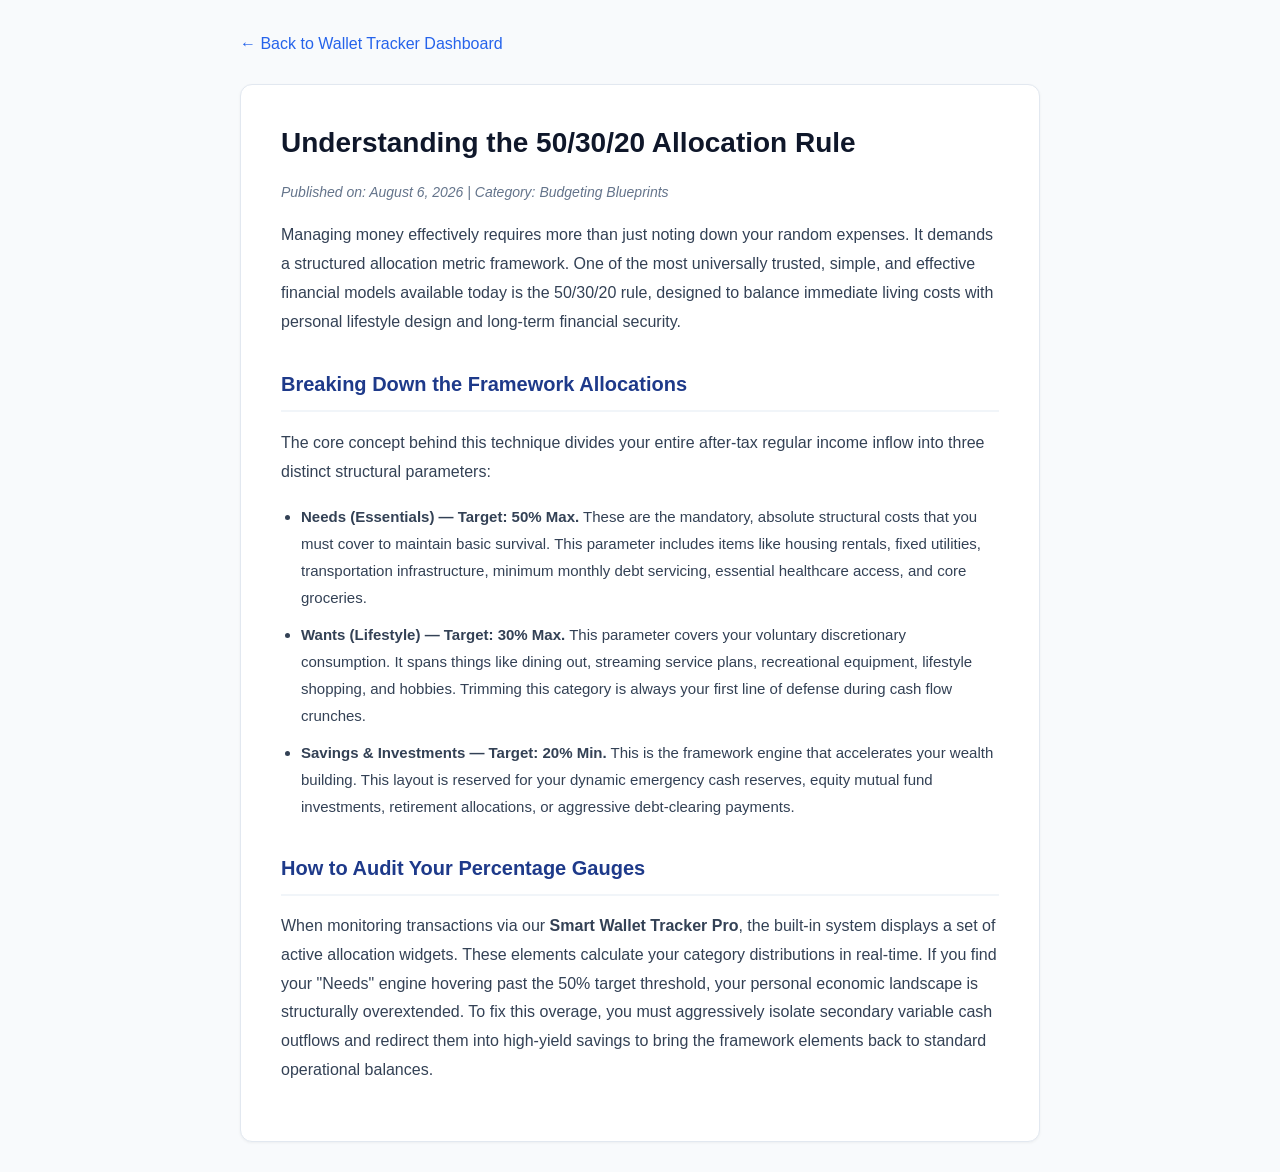
<file: understanding-50-30-20.html>
<!DOCTYPE html>
<html lang="en">
<head>
    <meta charset="UTF-8">
    <meta name="viewport" content="width=device-width, initial-scale=1.0">
    <title>Understanding the 50/30/20 Allocation Rule - Smart Wallet Tracker</title>
    
    <!-- Google AdSense Verification Engine -->
    <script async src="https://googlesyndication.com" crossorigin="anonymous"></script>

    <style>
        body { font-family: -apple-system, BlinkMacSystemFont, "Segoe UI", Roboto, sans-serif; line-height: 1.8; padding: 30px; max-width: 800px; margin: 0 auto; color: #1e293b; background-color: #f8fafc; }
        nav { margin-bottom: 25px; font-weight: 500; }
        nav a { color: #2563eb; text-decoration: none; }
        nav a:hover { text-decoration: underline; }
        main { background: #ffffff; padding: 40px; border-radius: 12px; border: 1px solid #e2e8f0; box-shadow: 0 1px 3px rgba(0,0,0,0.05); }
        h1 { color: #0f172a; margin-top: 0; font-size: 28px; line-height: 1.3; }
        h2 { color: #1e3a8a; margin-top: 30px; font-size: 20px; border-bottom: 2px solid #f1f5f9; padding-bottom: 8px; }
        p { margin: 16px 0; font-size: 16px; color: #334155; }
        ul { padding-left: 20px; margin: 16px 0; }
        li { margin-bottom: 10px; font-size: 15px; color: #334155; }
    </style>
</head>
<body>
    <nav><a href="index.html">← Back to Wallet Tracker Dashboard</a></nav>
    <main>
        <h1>Understanding the 50/30/20 Allocation Rule</h1>
        <p style="font-size: 14px; color: #64748b; font-style: italic;">Published on: August 6, 2026 | Category: Budgeting Blueprints</p>
        
        <p>Managing money effectively requires more than just noting down your random expenses. It demands a structured allocation metric framework. One of the most universally trusted, simple, and effective financial models available today is the 50/30/20 rule, designed to balance immediate living costs with personal lifestyle design and long-term financial security.</p>
        
        <h2>Breaking Down the Framework Allocations</h2>
        <p>The core concept behind this technique divides your entire after-tax regular income inflow into three distinct structural parameters:</p>
        <ul>
            <li><strong>Needs (Essentials) — Target: 50% Max.</strong> These are the mandatory, absolute structural costs that you must cover to maintain basic survival. This parameter includes items like housing rentals, fixed utilities, transportation infrastructure, minimum monthly debt servicing, essential healthcare access, and core groceries.</li>
            <li><strong>Wants (Lifestyle) — Target: 30% Max.</strong> This parameter covers your voluntary discretionary consumption. It spans things like dining out, streaming service plans, recreational equipment, lifestyle shopping, and hobbies. Trimming this category is always your first line of defense during cash flow crunches.</li>
            <li><strong>Savings &amp; Investments — Target: 20% Min.</strong> This is the framework engine that accelerates your wealth building. This layout is reserved for your dynamic emergency cash reserves, equity mutual fund investments, retirement allocations, or aggressive debt-clearing payments.</li>
        </ul>
        
        <h2>How to Audit Your Percentage Gauges</h2>
        <p>When monitoring transactions via our <strong>Smart Wallet Tracker Pro</strong>, the built-in system displays a set of active allocation widgets. These elements calculate your category distributions in real-time. If you find your "Needs" engine hovering past the 50% target threshold, your personal economic landscape is structurally overextended. To fix this overage, you must aggressively isolate secondary variable cash outflows and redirect them into high-yield savings to bring the framework elements back to standard operational balances.</p>
    </main>
</body>
</html>
</file>
